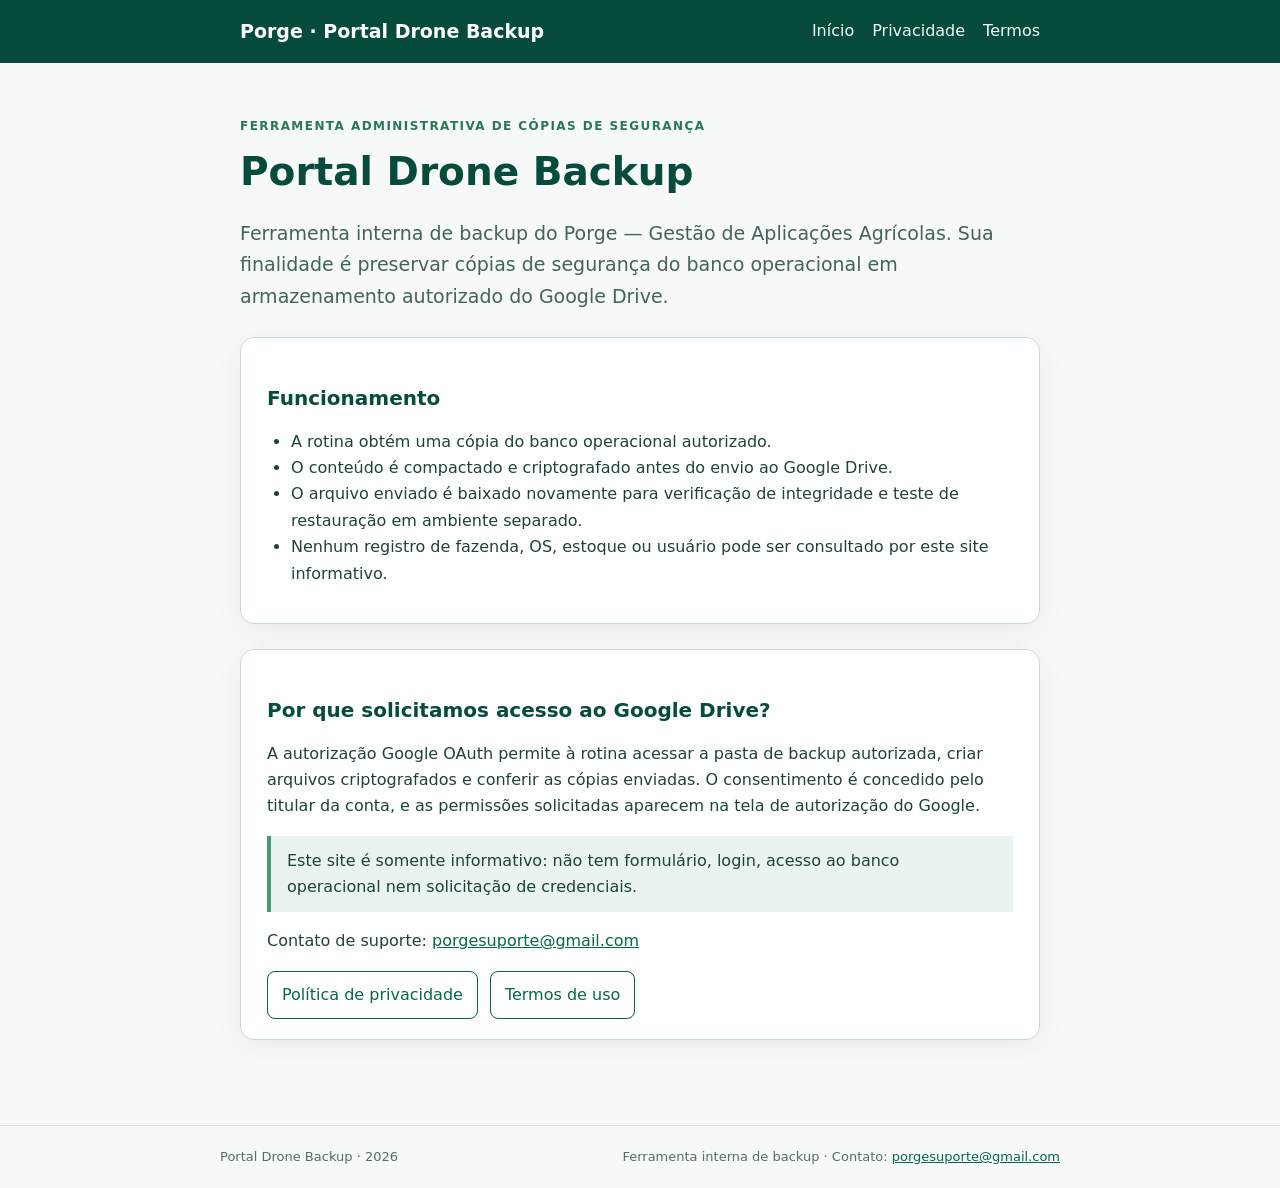
<file: index.html>
<!doctype html><html lang="pt-BR"><head><meta charset="utf-8"><meta name="viewport" content="width=device-width,initial-scale=1"><meta name="referrer" content="strict-origin-when-cross-origin"><meta name="description" content="Informações e política de privacidade do Portal Drone Backup, ferramenta interna de cópias de segurança do Porge."><title>Apresentação — Portal Drone Backup</title><link rel="stylesheet" href="style.css"></head><body><header><div class="wrap"><a class="brand" href="index.html">Porge · Portal Drone Backup</a><nav aria-label="Navegação"><a href="index.html">Início</a><a href="privacidade.html">Privacidade</a><a href="termos.html">Termos</a></nav></div></header><main class="wrap"><p class="eyebrow">Ferramenta administrativa de cópias de segurança</p><h1>Portal Drone Backup</h1><p class="lead">Ferramenta interna de backup do Porge — Gestão de Aplicações Agrícolas. Sua finalidade é preservar cópias de segurança do banco operacional em armazenamento autorizado do Google Drive.</p><section class="panel"><h2>Funcionamento</h2><ul><li>A rotina obtém uma cópia do banco operacional autorizado.</li><li>O conteúdo é compactado e criptografado antes do envio ao Google Drive.</li><li>O arquivo enviado é baixado novamente para verificação de integridade e teste de restauração em ambiente separado.</li><li>Nenhum registro de fazenda, OS, estoque ou usuário pode ser consultado por este site informativo.</li></ul></section><section class="panel"><h2>Por que solicitamos acesso ao Google Drive?</h2><p>A autorização Google OAuth permite à rotina acessar a pasta de backup autorizada, criar arquivos criptografados e conferir as cópias enviadas. O consentimento é concedido pelo titular da conta, e as permissões solicitadas aparecem na tela de autorização do Google.</p><p class="note">Este site é somente informativo: não tem formulário, login, acesso ao banco operacional nem solicitação de credenciais.</p><p>Contato de suporte: <a href="mailto:porgesuporte@gmail.com">porgesuporte@gmail.com</a></p><div class="links"><a href="privacidade.html">Política de privacidade</a><a href="termos.html">Termos de uso</a></div></section></main><footer><div class="wrap"><span>Portal Drone Backup · 2026</span><span>Ferramenta interna de backup · Contato: <a href="mailto:porgesuporte@gmail.com">porgesuporte@gmail.com</a></span></div></footer></body></html>
</file>
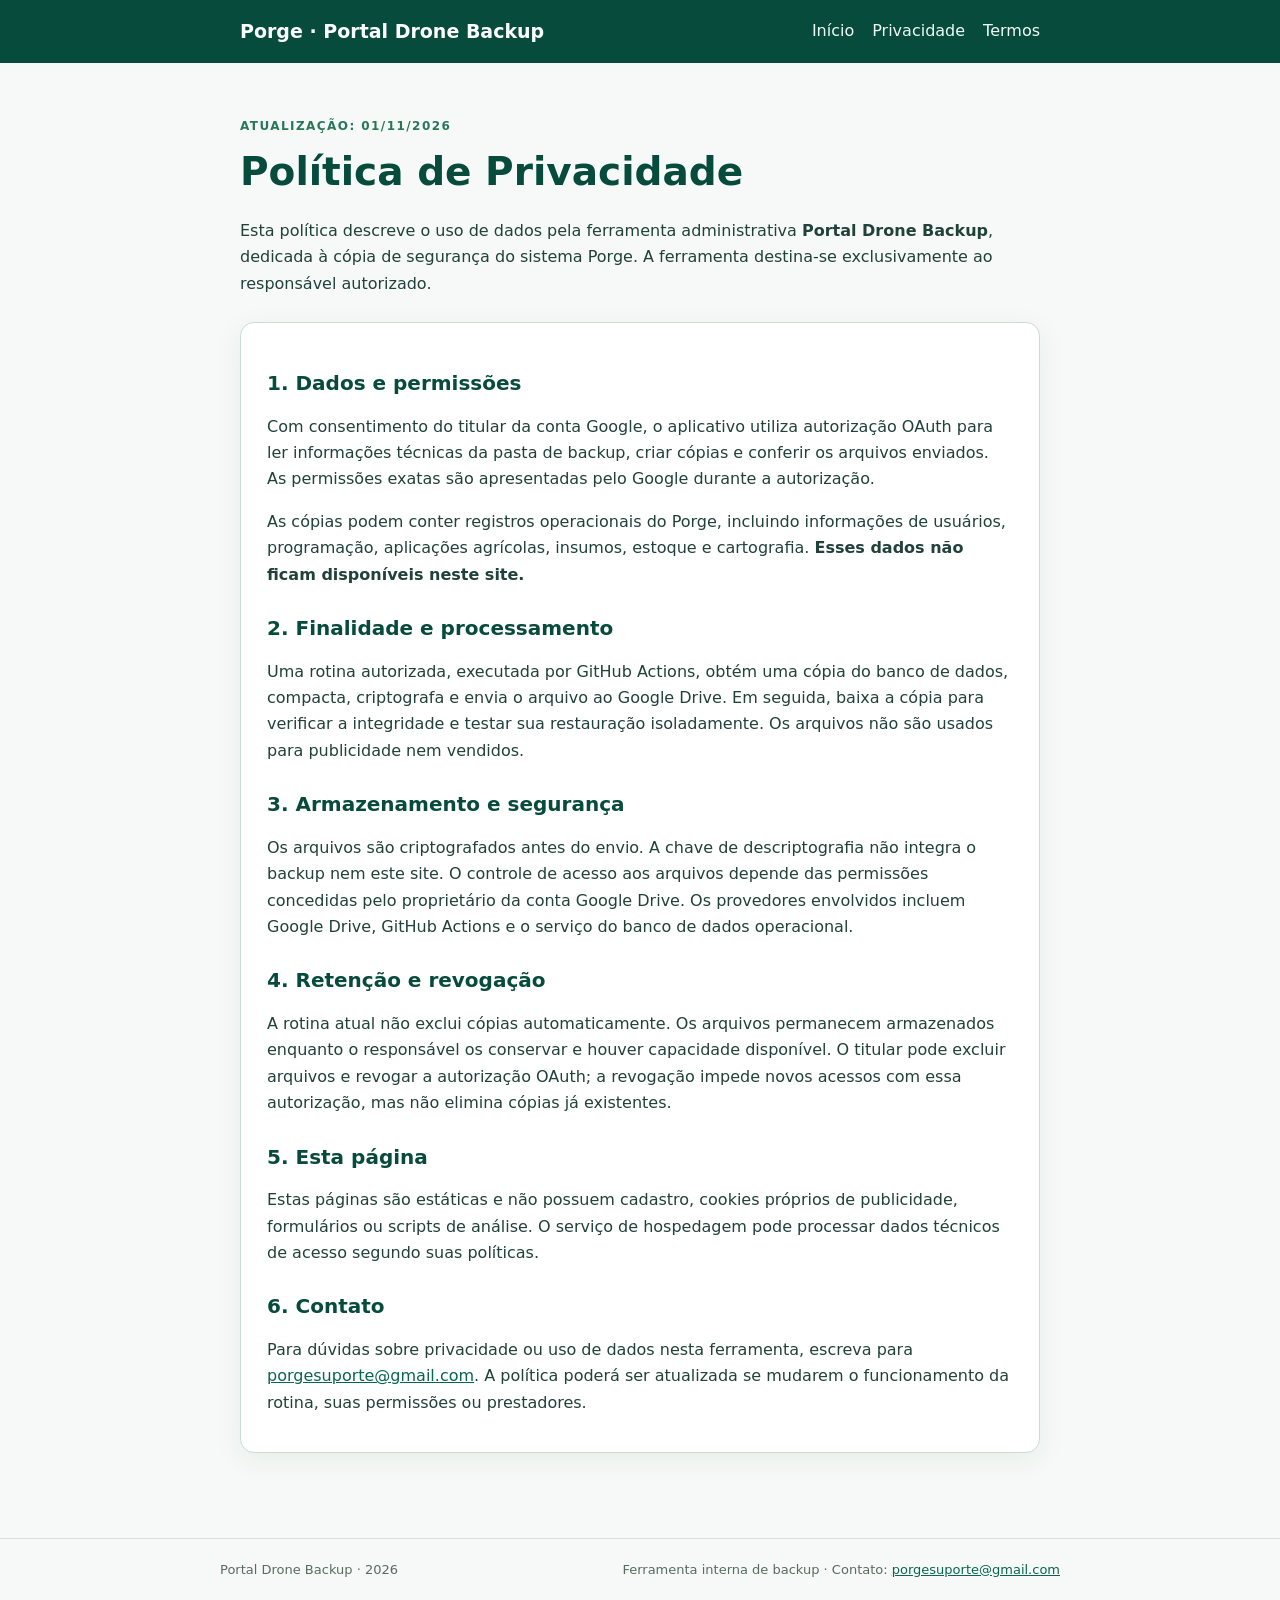
<file: privacidade.html>
<!doctype html><html lang="pt-BR"><head><meta charset="utf-8"><meta name="viewport" content="width=device-width,initial-scale=1"><meta name="referrer" content="strict-origin-when-cross-origin"><meta name="description" content="Informações e política de privacidade do Portal Drone Backup, ferramenta interna de cópias de segurança do Porge."><title>Política de Privacidade — Portal Drone Backup</title><link rel="stylesheet" href="style.css"></head><body><header><div class="wrap"><a class="brand" href="index.html">Porge · Portal Drone Backup</a><nav aria-label="Navegação"><a href="index.html">Início</a><a href="privacidade.html">Privacidade</a><a href="termos.html">Termos</a></nav></div></header><main class="wrap"><p class="eyebrow">Atualização: 01/11/2026</p><h1>Política de Privacidade</h1><p>Esta política descreve o uso de dados pela ferramenta administrativa <strong>Portal Drone Backup</strong>, dedicada à cópia de segurança do sistema Porge. A ferramenta destina-se exclusivamente ao responsável autorizado.</p><section class="panel"><h2>1. Dados e permissões</h2><p>Com consentimento do titular da conta Google, o aplicativo utiliza autorização OAuth para ler informações técnicas da pasta de backup, criar cópias e conferir os arquivos enviados. As permissões exatas são apresentadas pelo Google durante a autorização.</p><p>As cópias podem conter registros operacionais do Porge, incluindo informações de usuários, programação, aplicações agrícolas, insumos, estoque e cartografia. <strong>Esses dados não ficam disponíveis neste site.</strong></p><h2>2. Finalidade e processamento</h2><p>Uma rotina autorizada, executada por GitHub Actions, obtém uma cópia do banco de dados, compacta, criptografa e envia o arquivo ao Google Drive. Em seguida, baixa a cópia para verificar a integridade e testar sua restauração isoladamente. Os arquivos não são usados para publicidade nem vendidos.</p><h2>3. Armazenamento e segurança</h2><p>Os arquivos são criptografados antes do envio. A chave de descriptografia não integra o backup nem este site. O controle de acesso aos arquivos depende das permissões concedidas pelo proprietário da conta Google Drive. Os provedores envolvidos incluem Google Drive, GitHub Actions e o serviço do banco de dados operacional.</p><h2>4. Retenção e revogação</h2><p>A rotina atual não exclui cópias automaticamente. Os arquivos permanecem armazenados enquanto o responsável os conservar e houver capacidade disponível. O titular pode excluir arquivos e revogar a autorização OAuth; a revogação impede novos acessos com essa autorização, mas não elimina cópias já existentes.</p><h2>5. Esta página</h2><p>Estas páginas são estáticas e não possuem cadastro, cookies próprios de publicidade, formulários ou scripts de análise. O serviço de hospedagem pode processar dados técnicos de acesso segundo suas políticas.</p><h2>6. Contato</h2><p>Para dúvidas sobre privacidade ou uso de dados nesta ferramenta, escreva para <a href="mailto:porgesuporte@gmail.com">porgesuporte@gmail.com</a>. A política poderá ser atualizada se mudarem o funcionamento da rotina, suas permissões ou prestadores.</p></section></main><footer><div class="wrap"><span>Portal Drone Backup · 2026</span><span>Ferramenta interna de backup · Contato: <a href="mailto:porgesuporte@gmail.com">porgesuporte@gmail.com</a></span></div></footer></body></html>
</file>
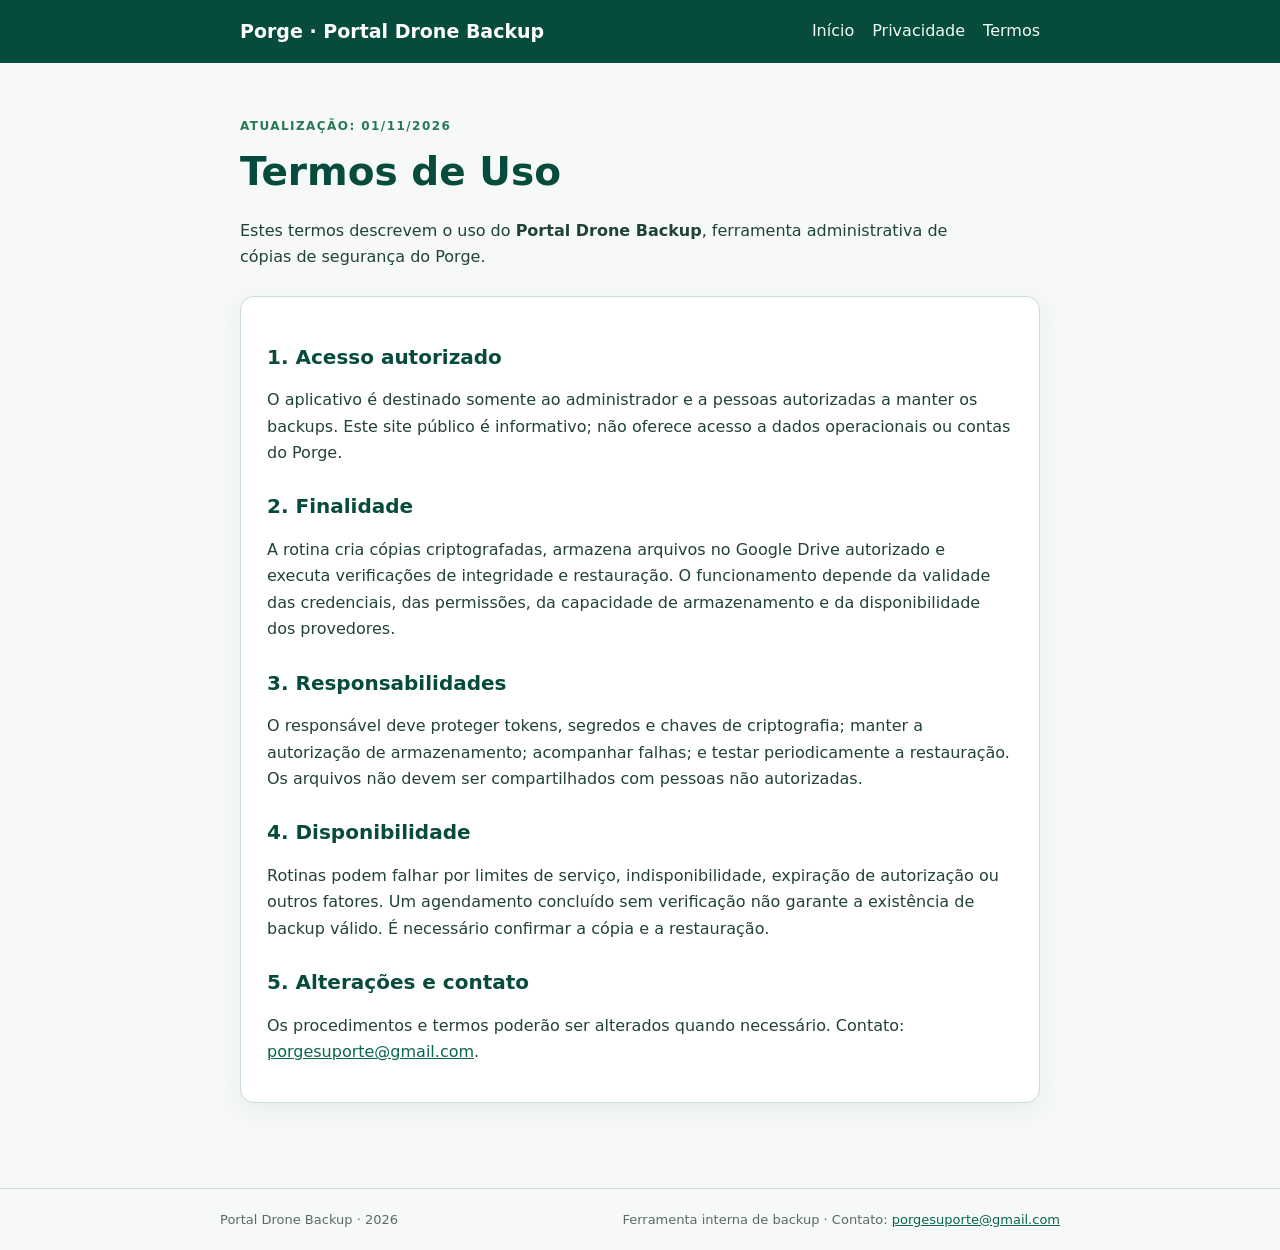
<file: termos.html>
<!doctype html><html lang="pt-BR"><head><meta charset="utf-8"><meta name="viewport" content="width=device-width,initial-scale=1"><meta name="referrer" content="strict-origin-when-cross-origin"><meta name="description" content="Informações e política de privacidade do Portal Drone Backup, ferramenta interna de cópias de segurança do Porge."><title>Termos de Uso — Portal Drone Backup</title><link rel="stylesheet" href="style.css"></head><body><header><div class="wrap"><a class="brand" href="index.html">Porge · Portal Drone Backup</a><nav aria-label="Navegação"><a href="index.html">Início</a><a href="privacidade.html">Privacidade</a><a href="termos.html">Termos</a></nav></div></header><main class="wrap"><p class="eyebrow">Atualização: 01/11/2026</p><h1>Termos de Uso</h1><p>Estes termos descrevem o uso do <strong>Portal Drone Backup</strong>, ferramenta administrativa de cópias de segurança do Porge.</p><section class="panel"><h2>1. Acesso autorizado</h2><p>O aplicativo é destinado somente ao administrador e a pessoas autorizadas a manter os backups. Este site público é informativo; não oferece acesso a dados operacionais ou contas do Porge.</p><h2>2. Finalidade</h2><p>A rotina cria cópias criptografadas, armazena arquivos no Google Drive autorizado e executa verificações de integridade e restauração. O funcionamento depende da validade das credenciais, das permissões, da capacidade de armazenamento e da disponibilidade dos provedores.</p><h2>3. Responsabilidades</h2><p>O responsável deve proteger tokens, segredos e chaves de criptografia; manter a autorização de armazenamento; acompanhar falhas; e testar periodicamente a restauração. Os arquivos não devem ser compartilhados com pessoas não autorizadas.</p><h2>4. Disponibilidade</h2><p>Rotinas podem falhar por limites de serviço, indisponibilidade, expiração de autorização ou outros fatores. Um agendamento concluído sem verificação não garante a existência de backup válido. É necessário confirmar a cópia e a restauração.</p><h2>5. Alterações e contato</h2><p>Os procedimentos e termos poderão ser alterados quando necessário. Contato: <a href="mailto:porgesuporte@gmail.com">porgesuporte@gmail.com</a>.</p></section></main><footer><div class="wrap"><span>Portal Drone Backup · 2026</span><span>Ferramenta interna de backup · Contato: <a href="mailto:porgesuporte@gmail.com">porgesuporte@gmail.com</a></span></div></footer></body></html>
</file>
<file: style.css>
*{box-sizing:border-box}body{margin:0;background:#f6f9f7;color:#214239;font:16px/1.65 system-ui,-apple-system,Segoe UI,sans-serif}header{background:#064b3b;color:white}header .wrap{display:flex;align-items:center;justify-content:space-between;flex-wrap:wrap;gap:14px;padding:16px 20px}.wrap{max-width:840px;margin:auto}.brand{color:white;font-weight:750;text-decoration:none;font-size:19px}nav{display:flex;gap:18px;flex-wrap:wrap}nav a{color:#effcf5;text-decoration:none}nav a:hover{text-decoration:underline}main{padding:42px 20px 60px}h1{font-size:clamp(28px,5vw,39px);line-height:1.2;margin:8px 0 22px;color:#064b3b}h2{font-size:20px;line-height:1.4;color:#064b3b;margin-top:26px}p,li{max-width:75ch}ul{padding-left:24px}a{color:#08664d}a:focus-visible{outline:3px solid #84c6a9;outline-offset:4px}.eyebrow{font-size:12px;text-transform:uppercase;letter-spacing:.12em;color:#287858;font-weight:750}.lead{font-size:19px;color:#466357}.panel{background:white;border:1px solid #cbdcd4;border-radius:14px;margin:25px 0;padding:20px 26px;box-shadow:0 7px 28px #003e3110}.note{background:#e9f4ef;border-left:4px solid #479b74;padding:12px 16px}.links{display:flex;gap:12px;flex-wrap:wrap}.links a{border:1px solid #0a6048;border-radius:8px;text-decoration:none;padding:10px 14px}footer{border-top:1px solid #d4e2dc;color:#576c63;font-size:13px;padding:20px}footer .wrap{display:flex;flex-wrap:wrap;gap:16px;justify-content:space-between}@media(max-width:550px){main{padding:24px 18px 40px}.panel{padding:16px 18px}header .wrap{padding:13px 18px}}
</file>
